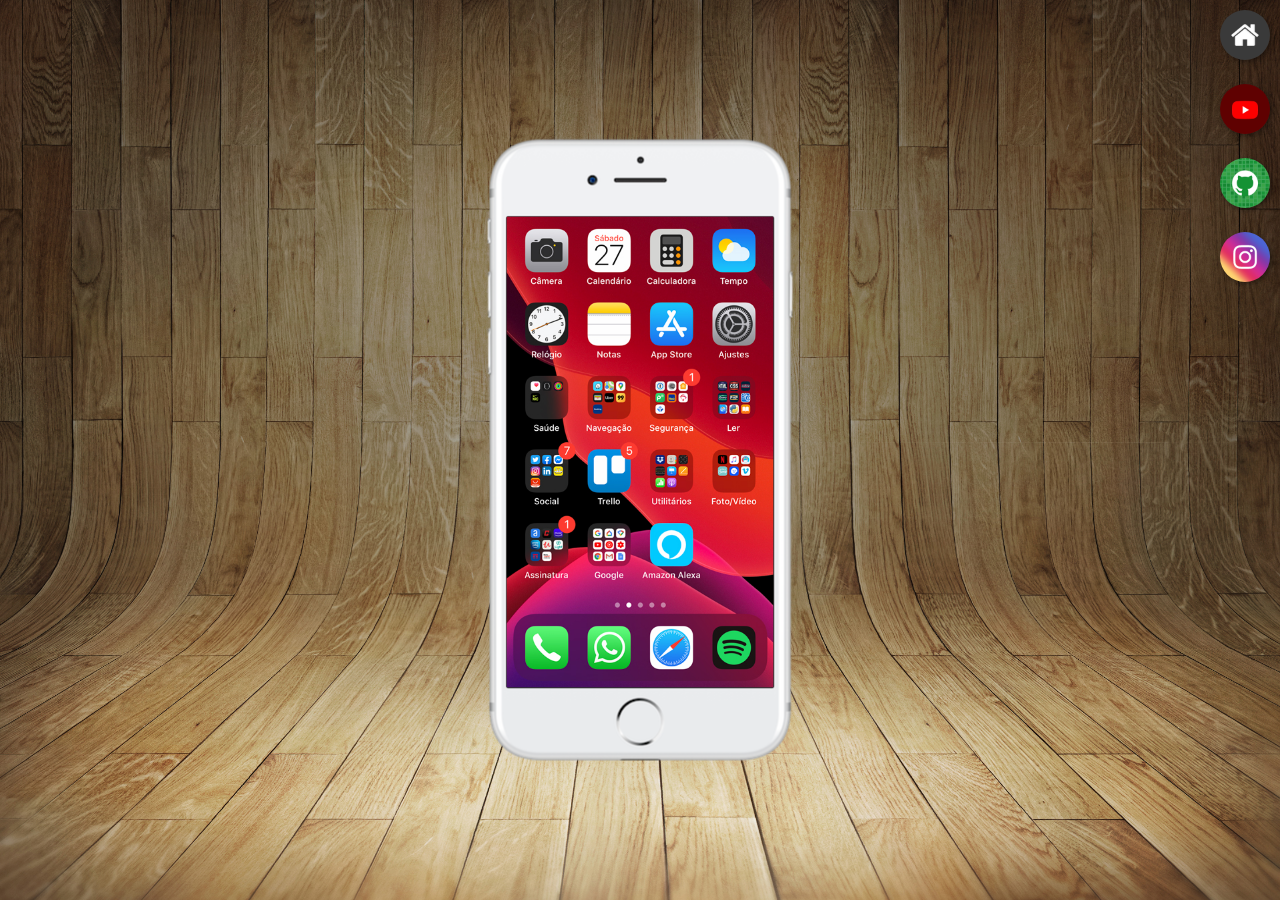
<file: index.html>
<!DOCTYPE html>
<html lang="pt-br">
<head>
    <meta charset="UTF-8">
    <meta name="viewport" content="width=device-width, initial-scale=1.0">
    <link rel="shortcut icon" href="imagens/favicon.ico" type="image/x-icon">
    <link rel="stylesheet" href="estilos/style.css">
    <title>Projetos Redes Sociais</title>
</head>
<body>

    <main>

        <section id="telefone">
            <iframe src="home.html" name="tela" id="tela" frameborder="0">Seu navegador não é compatível com isso.</iframe>
        </section>
        <section id="redes-sociais">
            <a href="home.html" target="tela"> <img src="imagens/logo-home.jpg" alt="Home"> </a>
            <br>
            <a href="youtube.html" target="tela"> <img src="imagens/logo-youtube.jpg" alt="YouTube"> </a>
            <br>
            <a href="github.html" target="tela"> <img src="imagens/logo-github.jpg" alt="GitHub"> </a>
            <br>
            <a href="instagram.html" target="tela"> <img src="imagens/logo-instagram.jpg" alt="Instagram"> </a>
            <br>
            
            
        </section>

    </main>
    
</body>
</html>
</file>
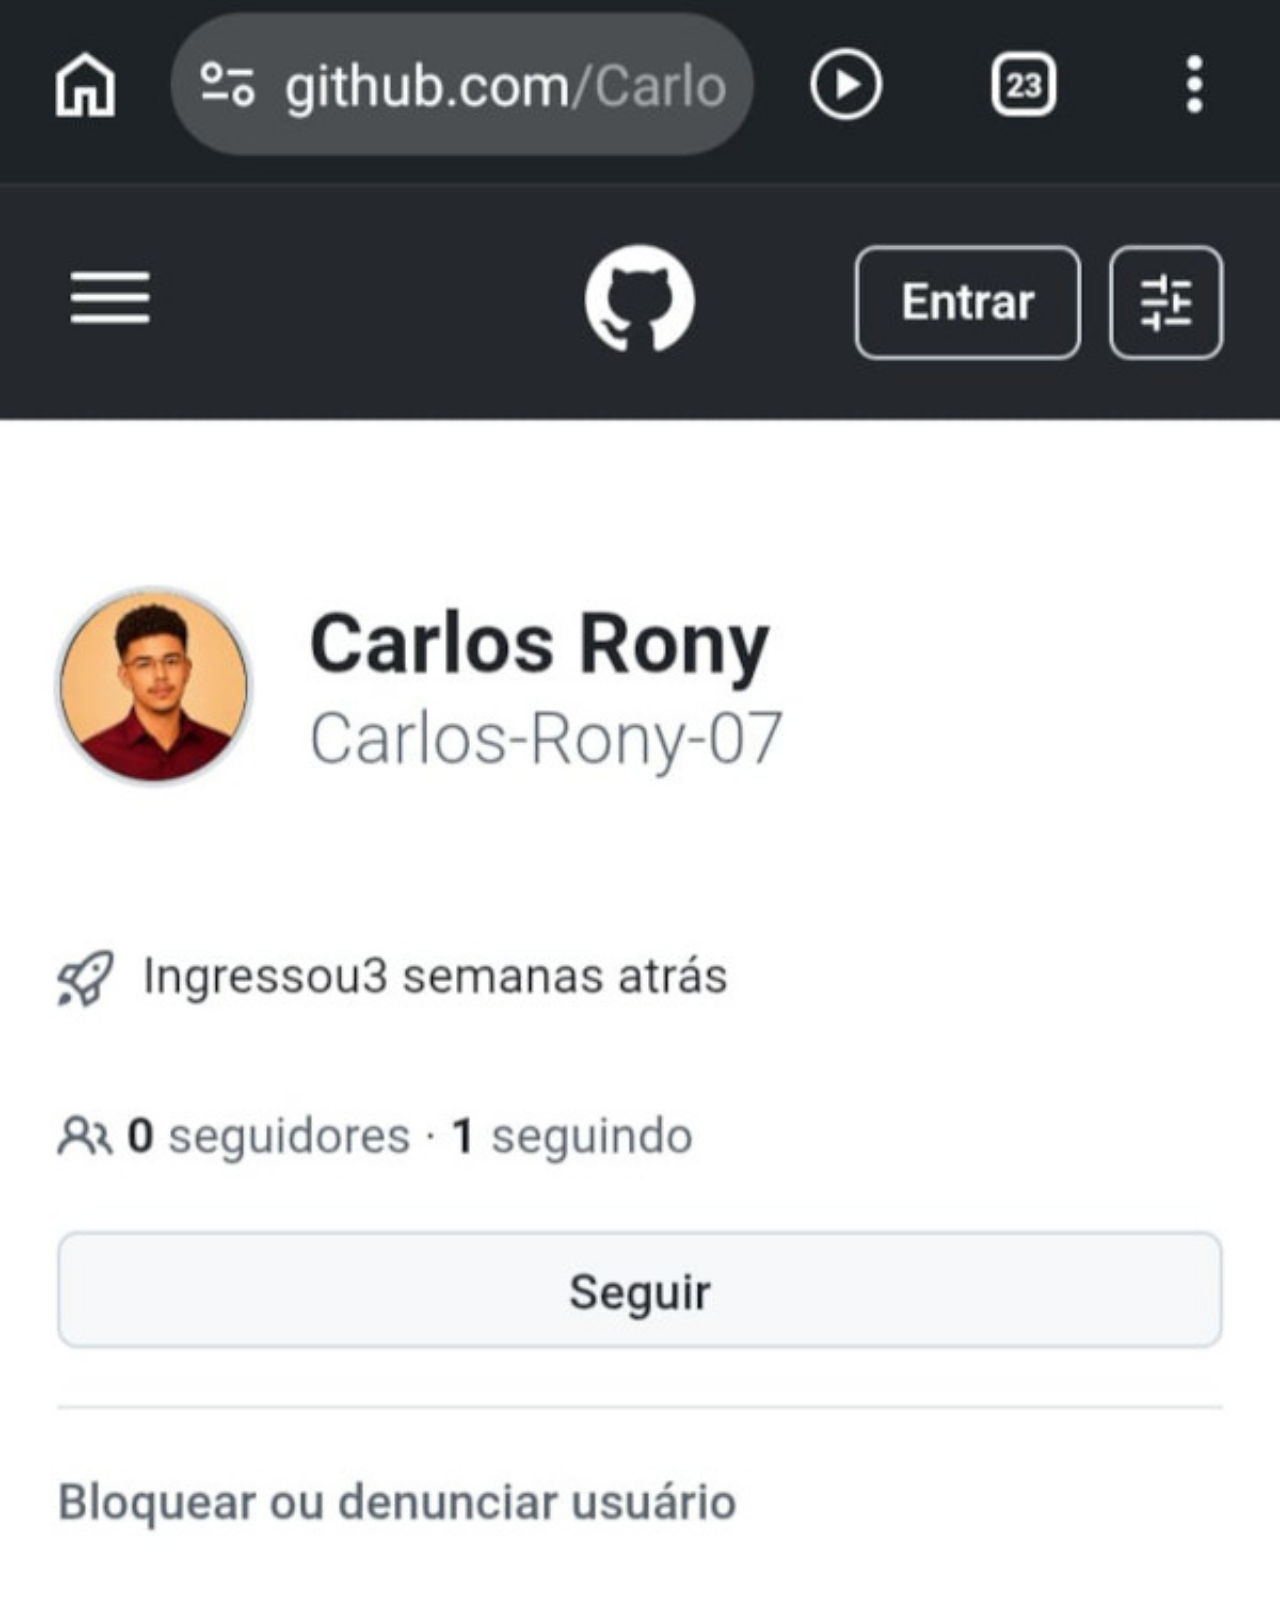
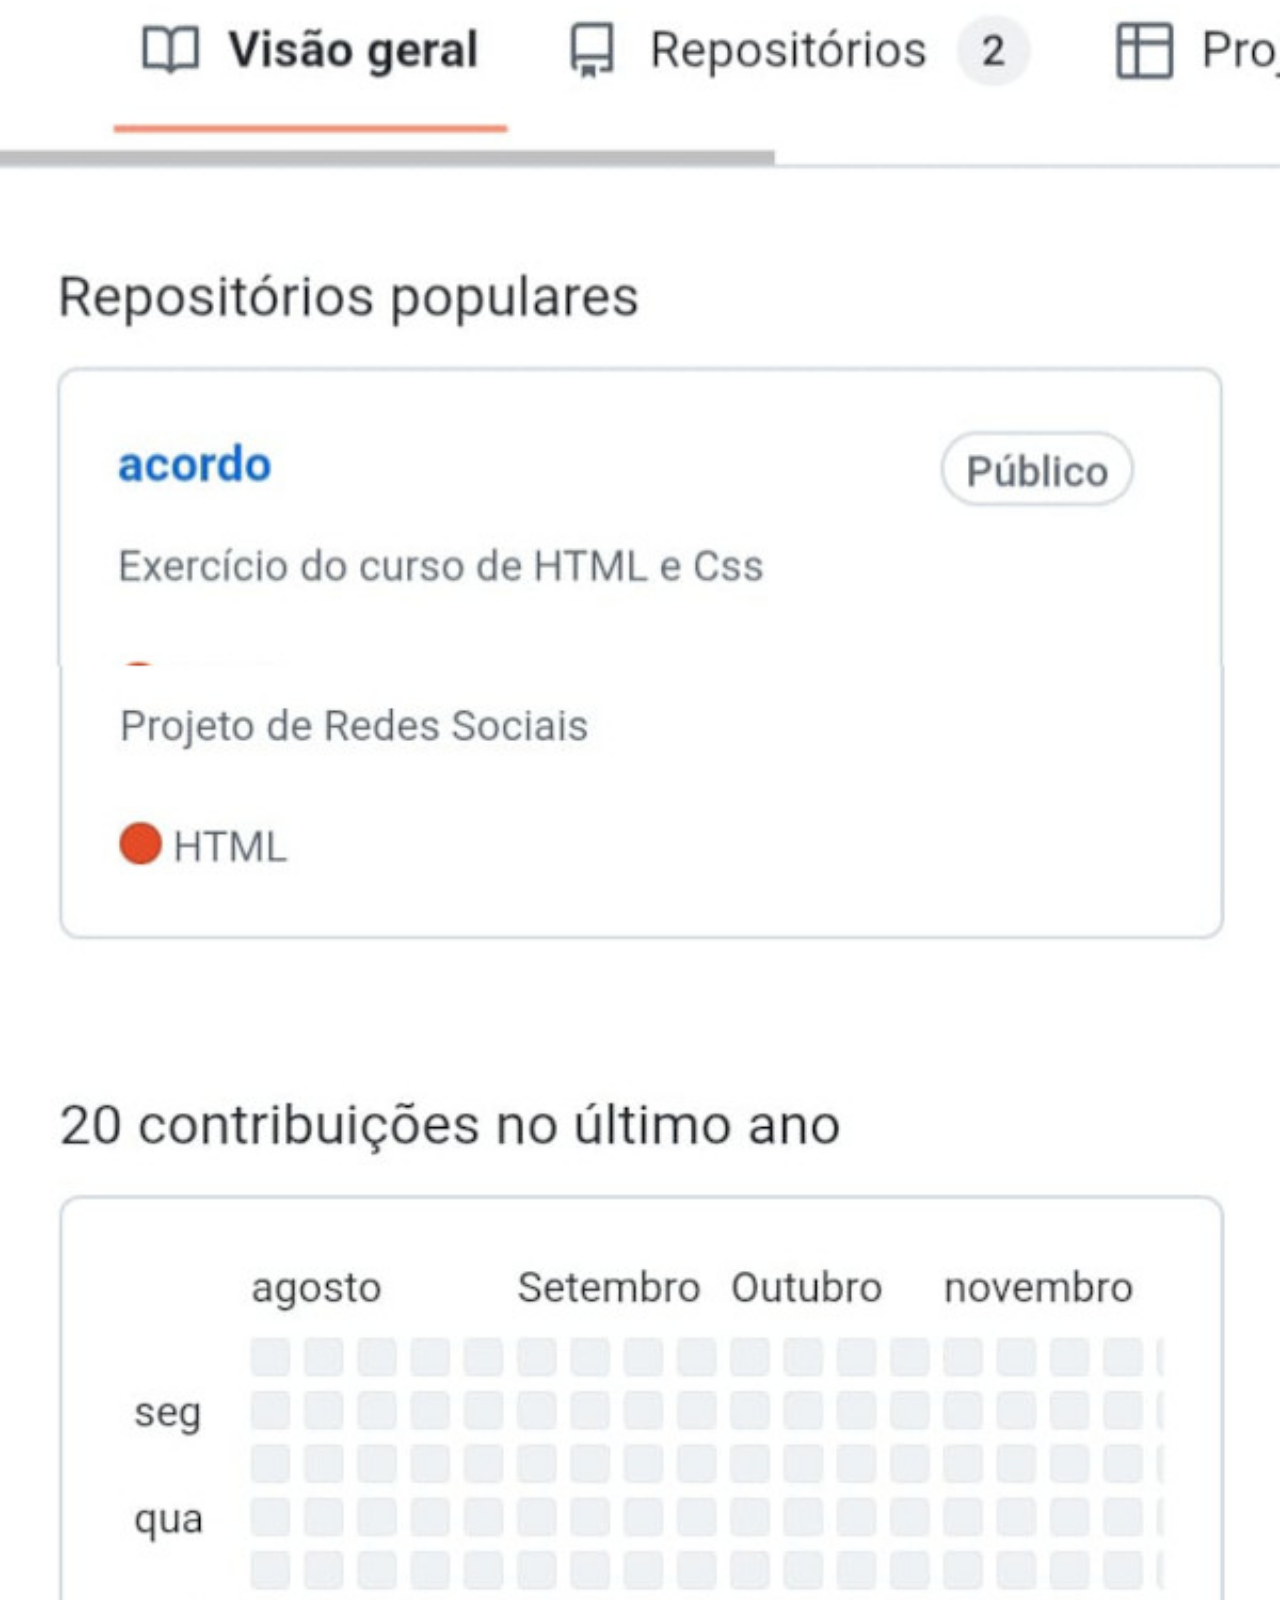
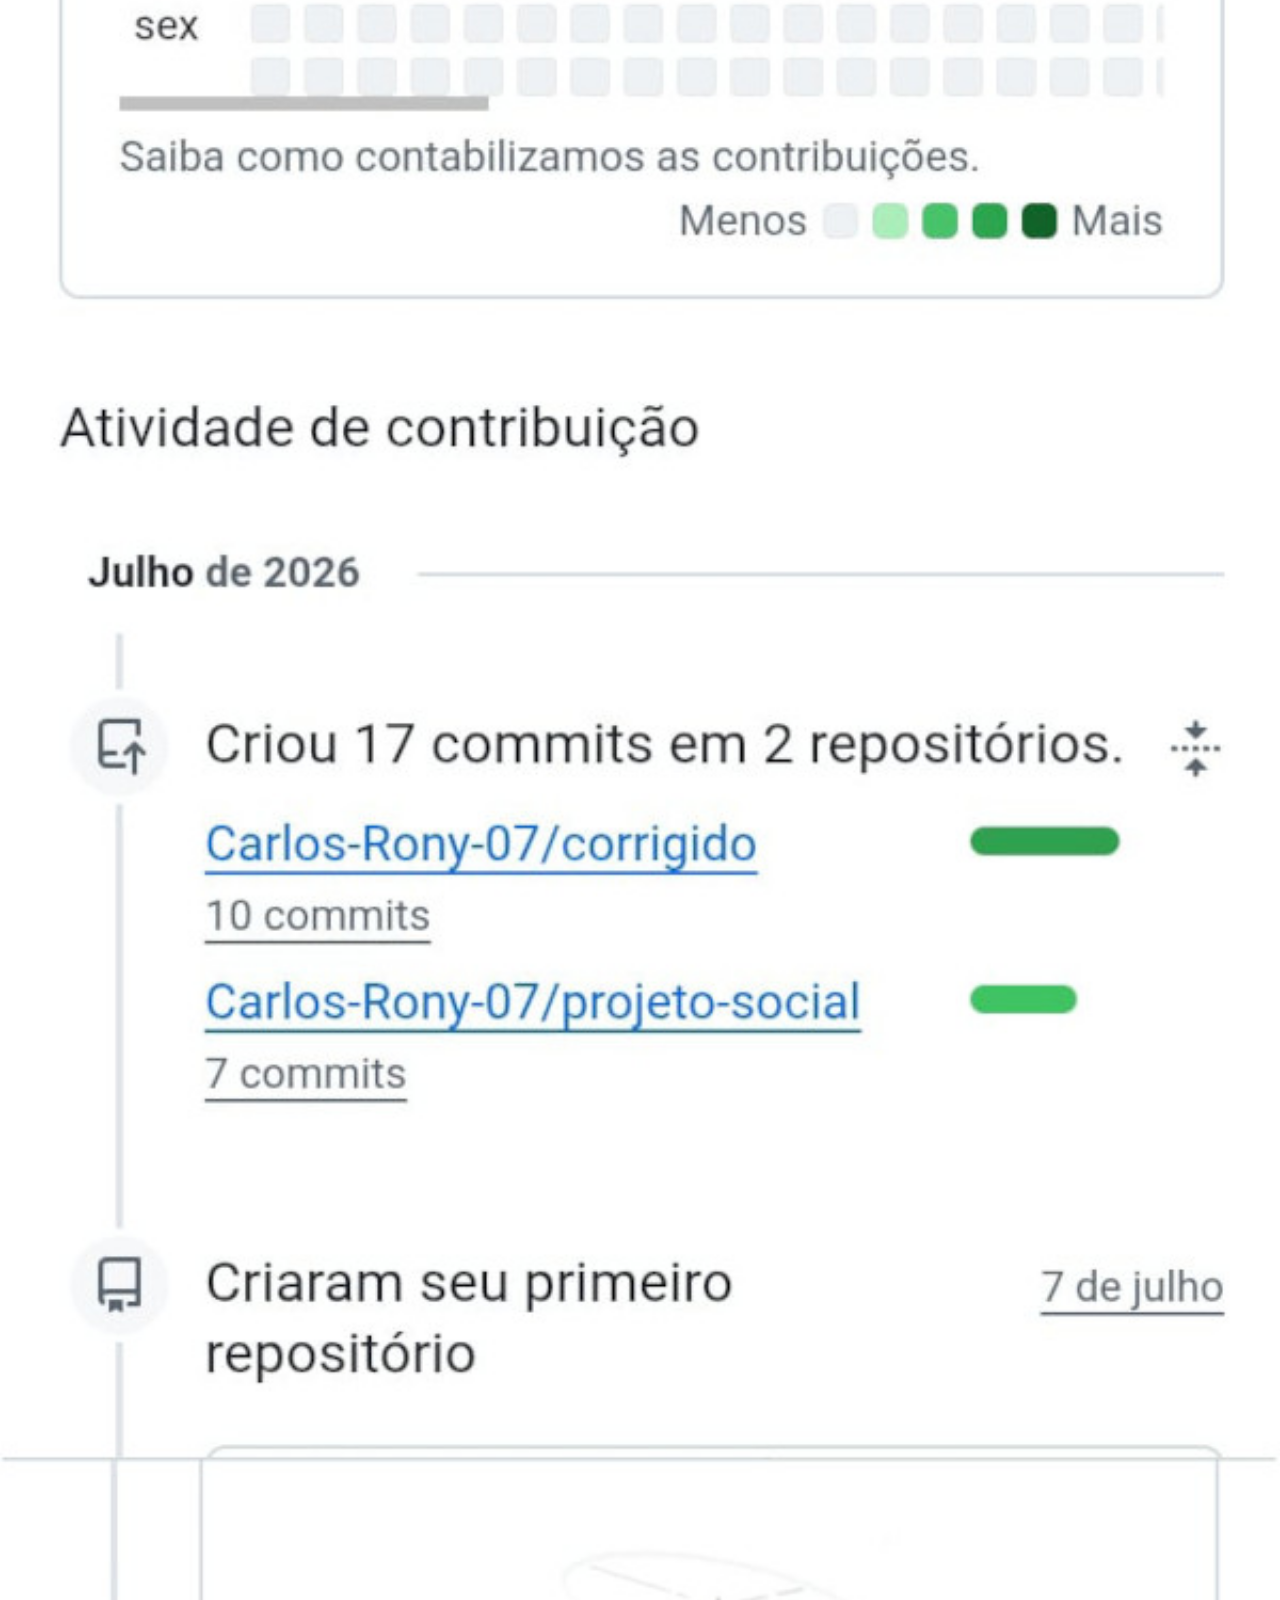
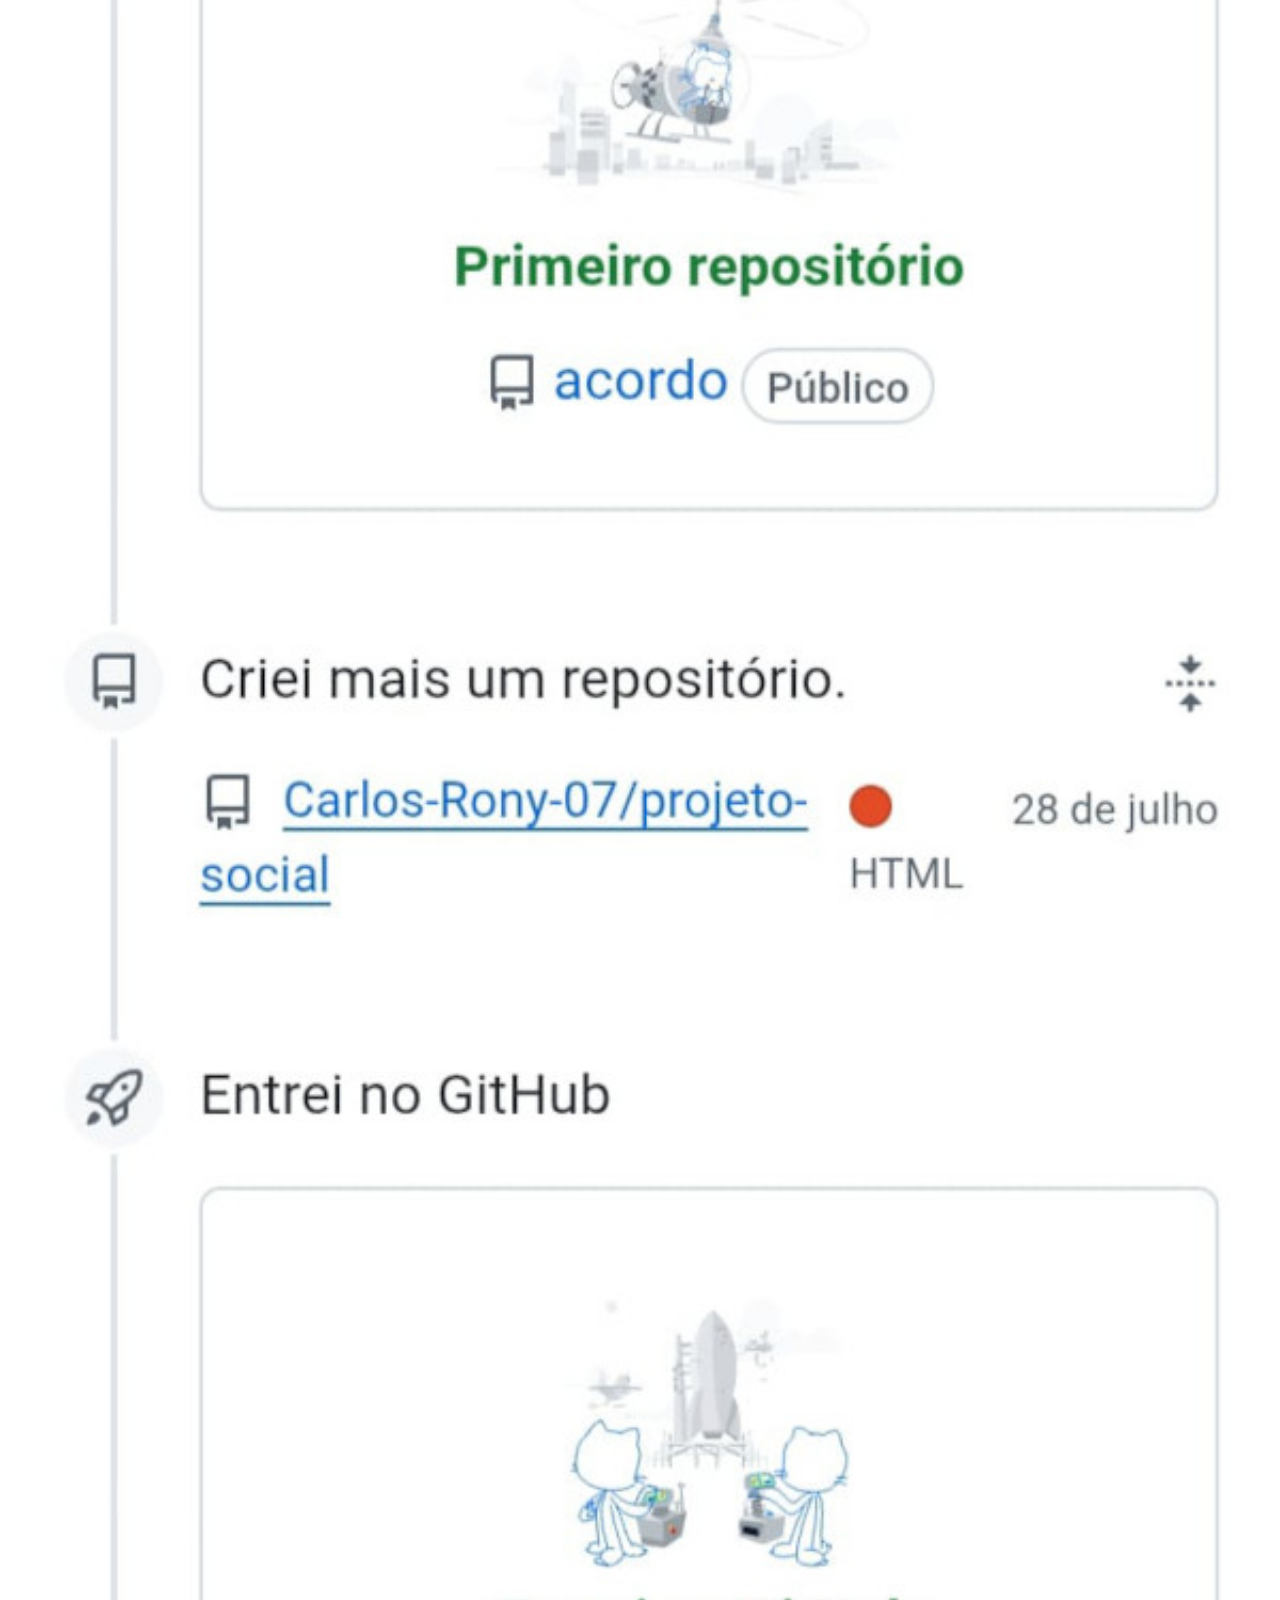
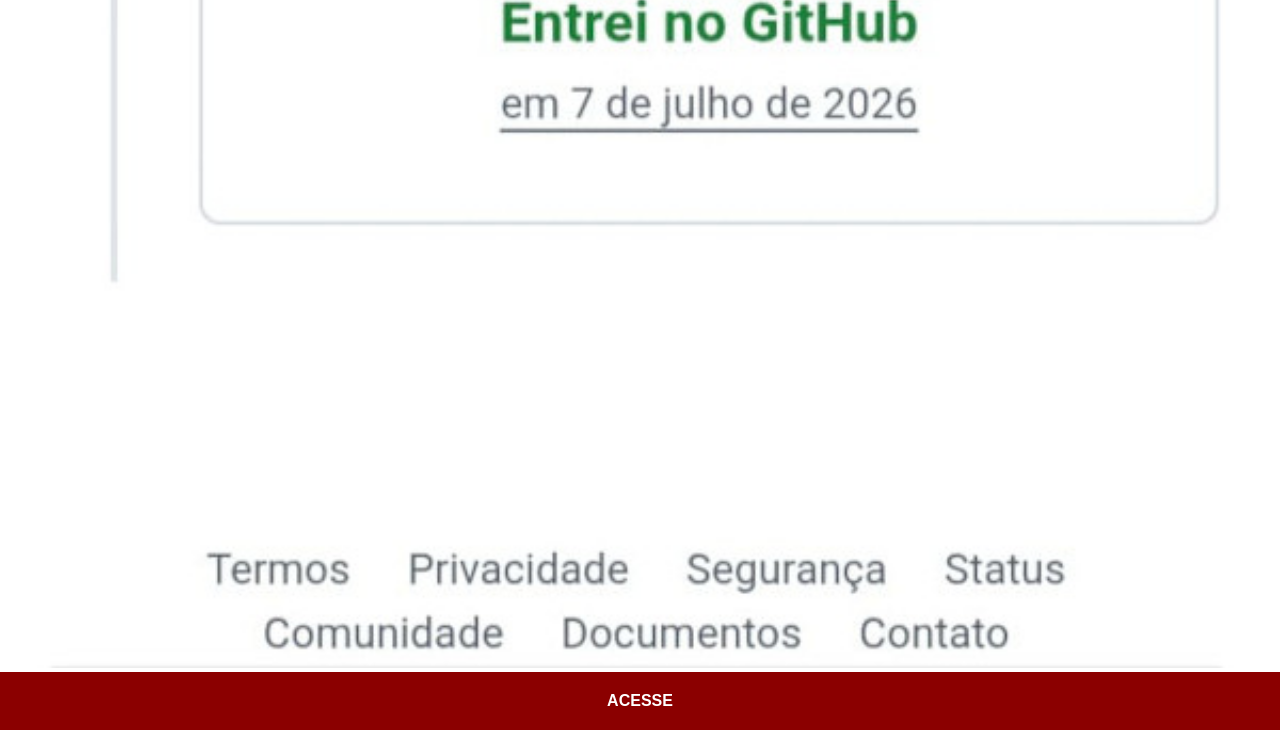
<file: github.html>
<!DOCTYPE html>
<html lang="pt-br">
<head>
    <meta charset="UTF-8">
    <meta name="viewport" content="width=device-width, initial-scale=1.0">
    <title>GitHub</title>
    <link rel="stylesheet" href="estilos/social.css">
</head>
<body>

    <img src="imagens/tela-github.jpg" alt="GitHub">
    <a href="https://github.com/Carlos-Rony-07" target="_blank">ACESSE</a>
    
</body>
</html>
</file>
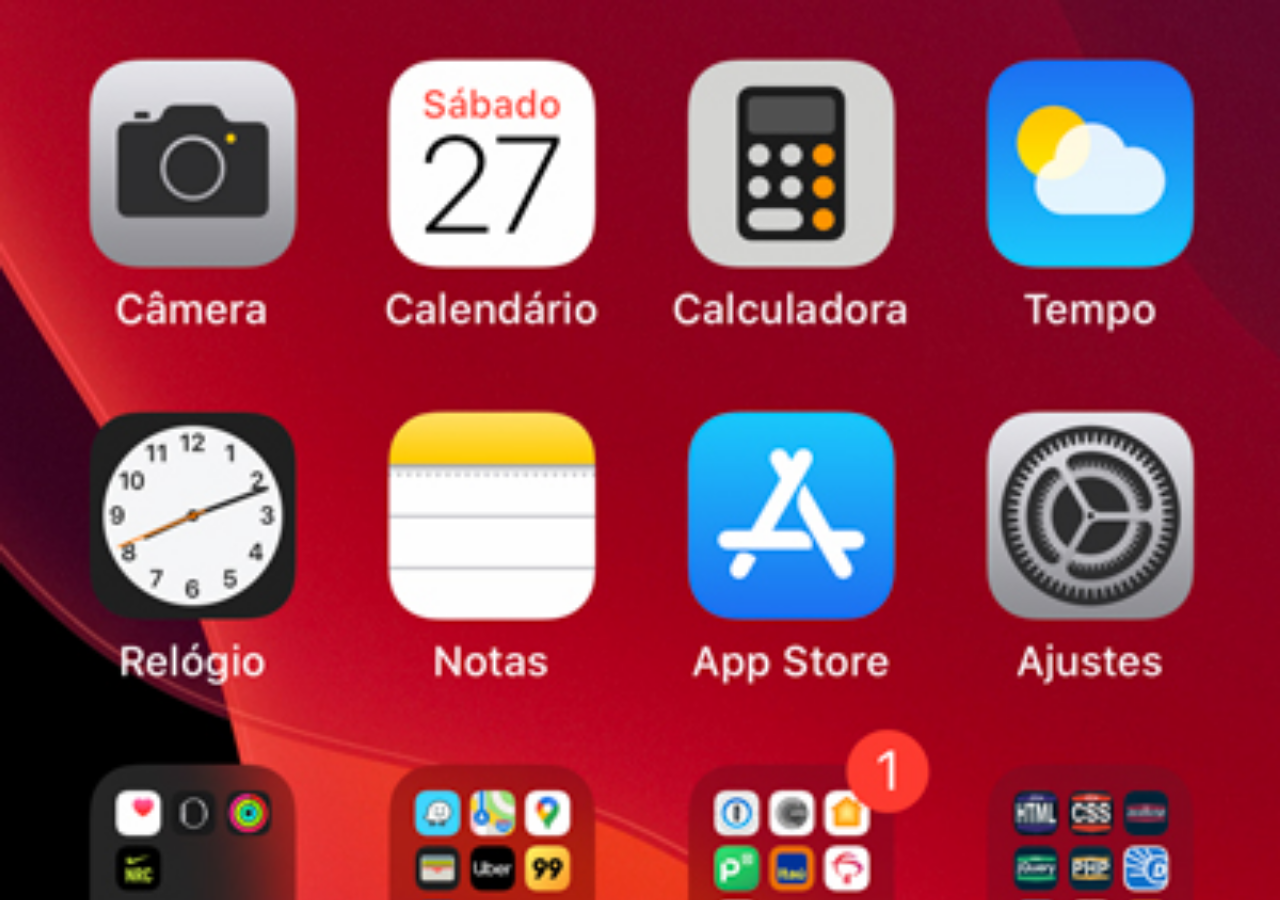
<file: home.html>
<!DOCTYPE html>
<html lang="pt-br">
<head>
    <meta charset="UTF-8">
    <meta name="viewport" content="width=device-width, initial-scale=1.0">
    <title>Home</title>
    <style>

        * {
            margin: 0px;
            padding: 0px;
        }

        body {
            height: 100vh;
            width: 100vw;
            background: black url('imagens/tela-home.jpg') no-repeat top center;
            background-size: cover;
        }

    </style>
</head>
<body>
    
</body>
</html>
</file>
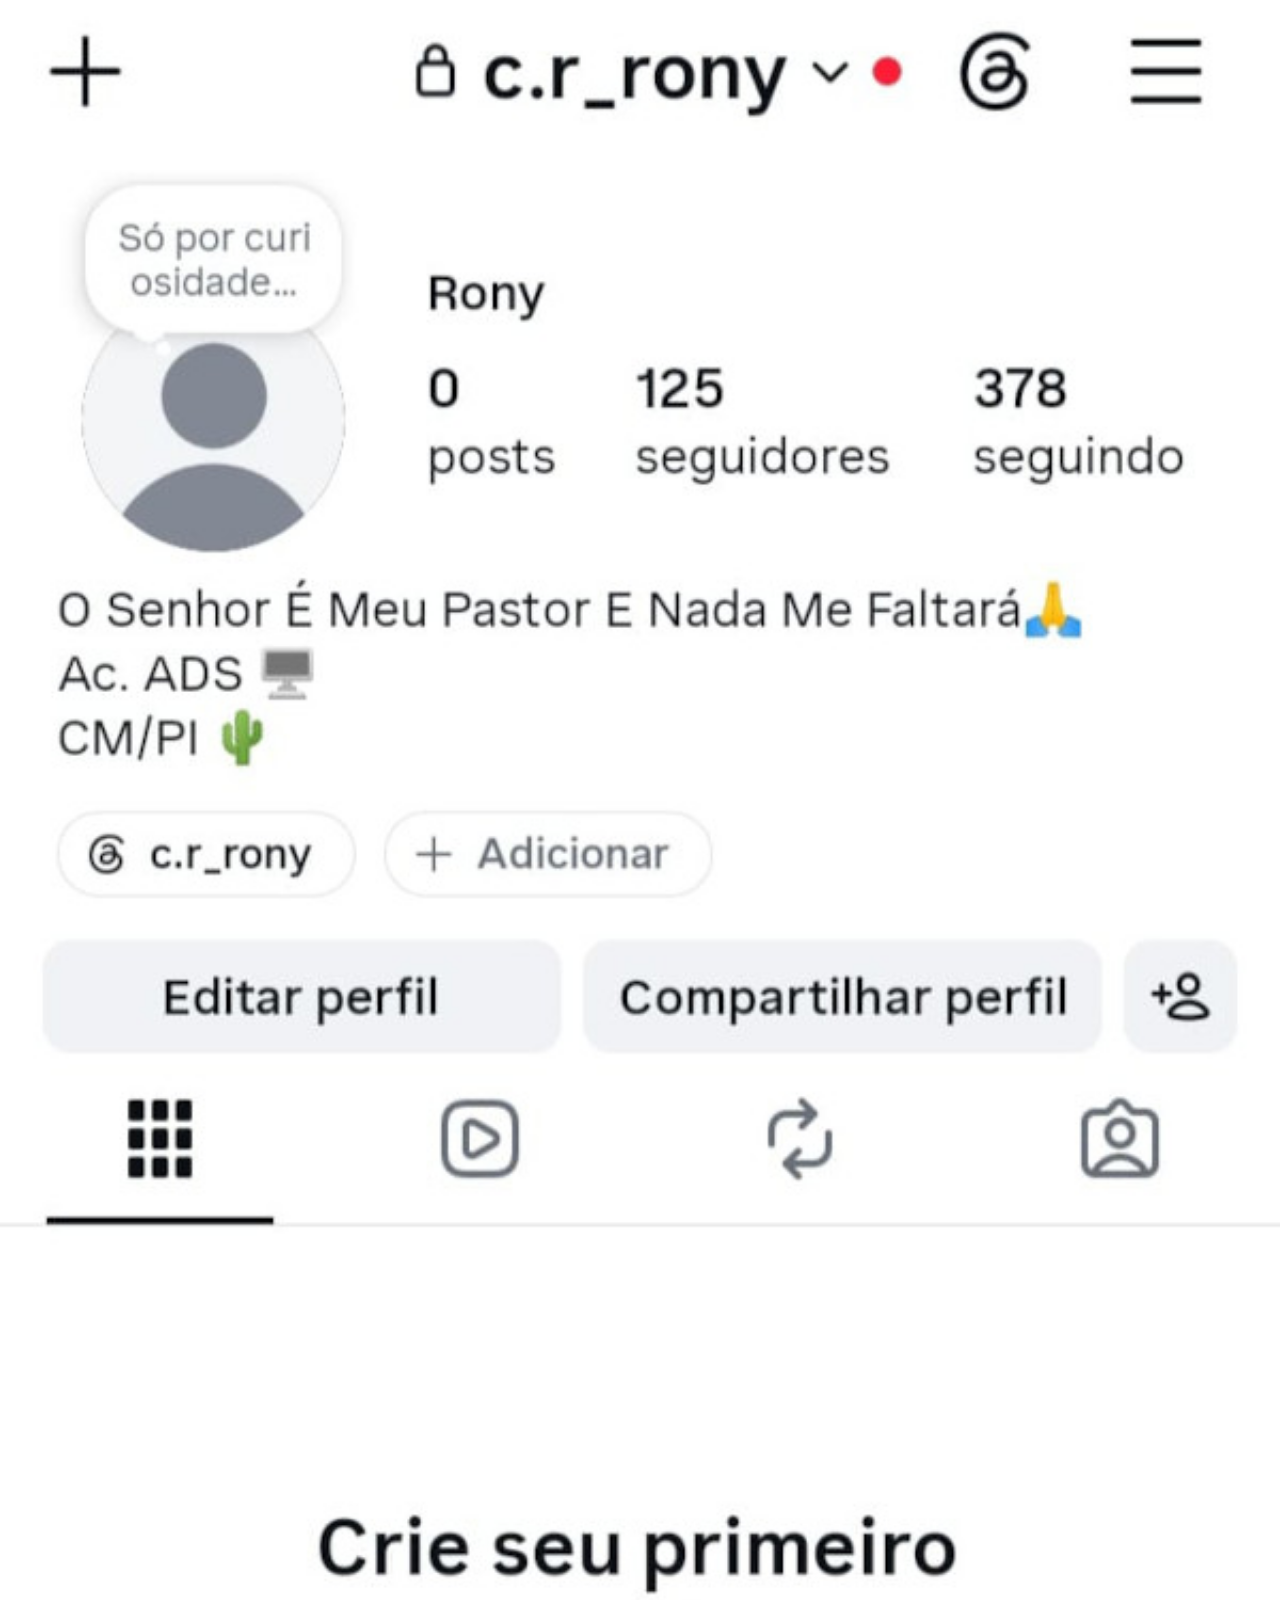
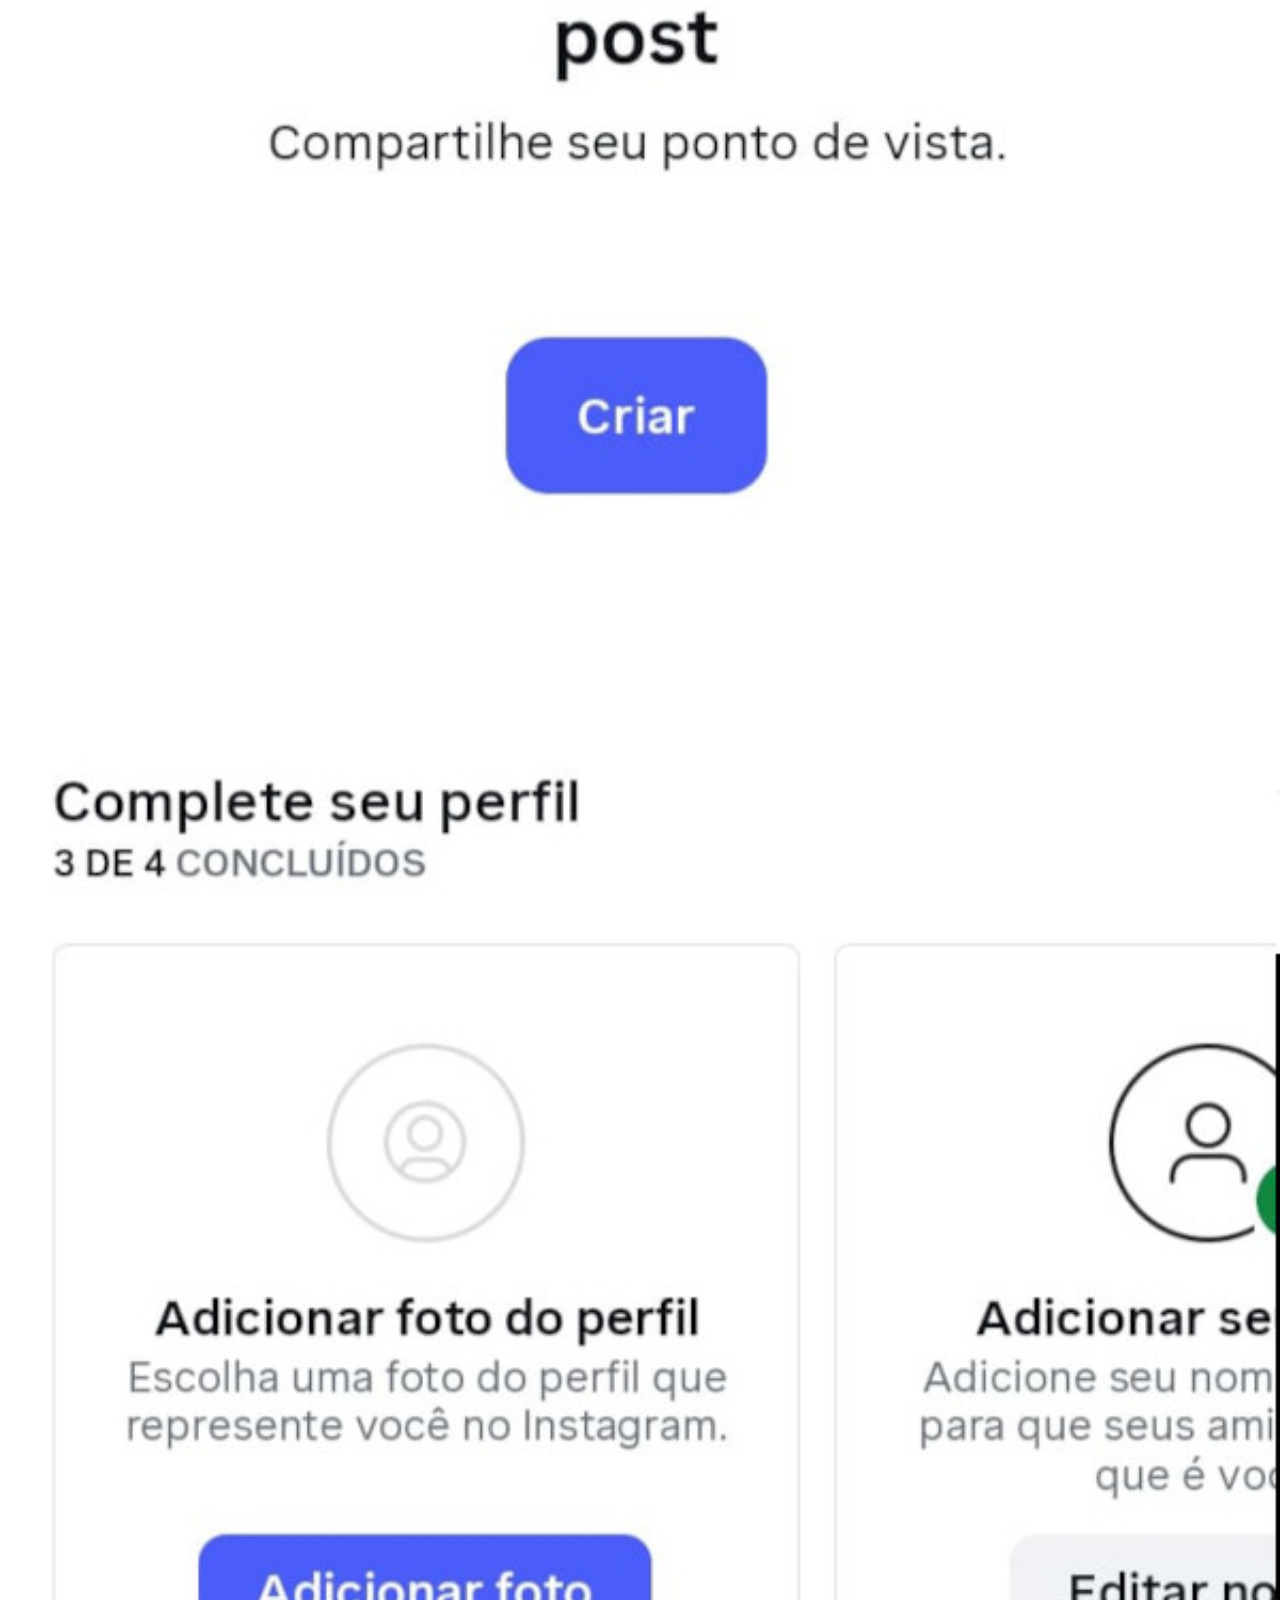
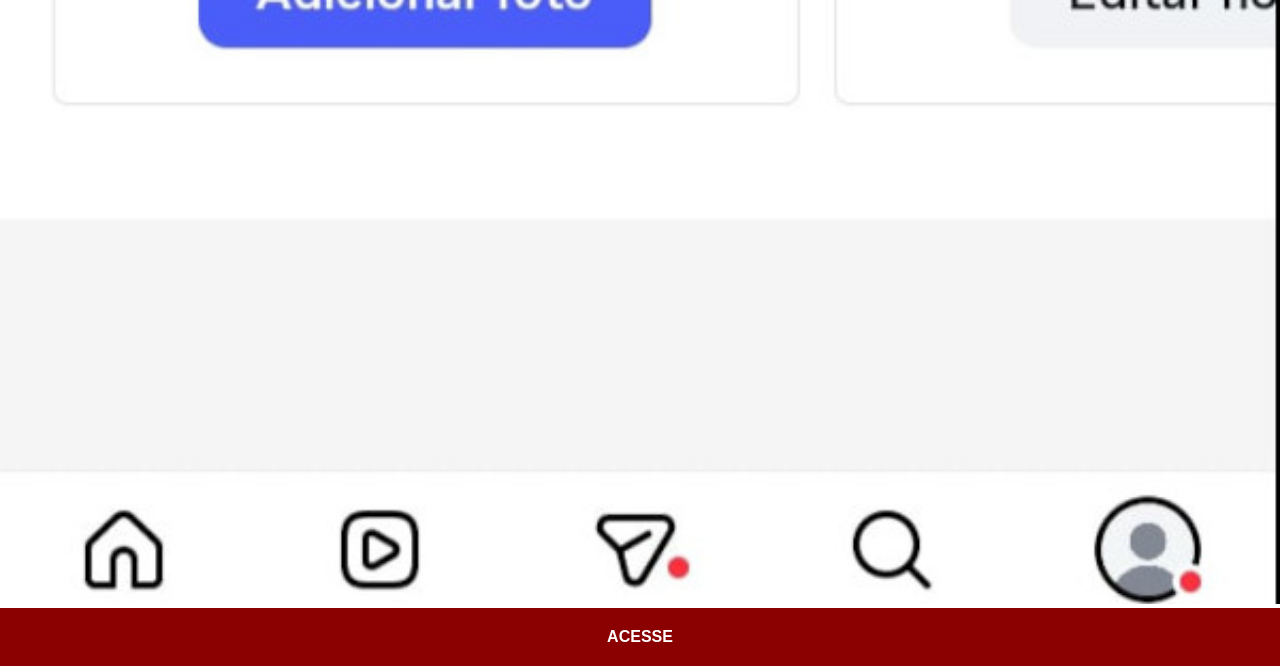
<file: instagram.html>
<!DOCTYPE html>
<html lang="pt-br">
<head>
    <meta charset="UTF-8">
    <meta name="viewport" content="width=device-width, initial-scale=1.0">
    <title>Instagram</title>
    <link rel="stylesheet" href="estilos/social.css">
</head>
<body>

    <img src="imagens/tela-instagram.jpg" alt="Instagram">
    <a href="https://www.instagram.com/c.r_rony" target="_blank">ACESSE</a>
    
</body>
</html>
</file>
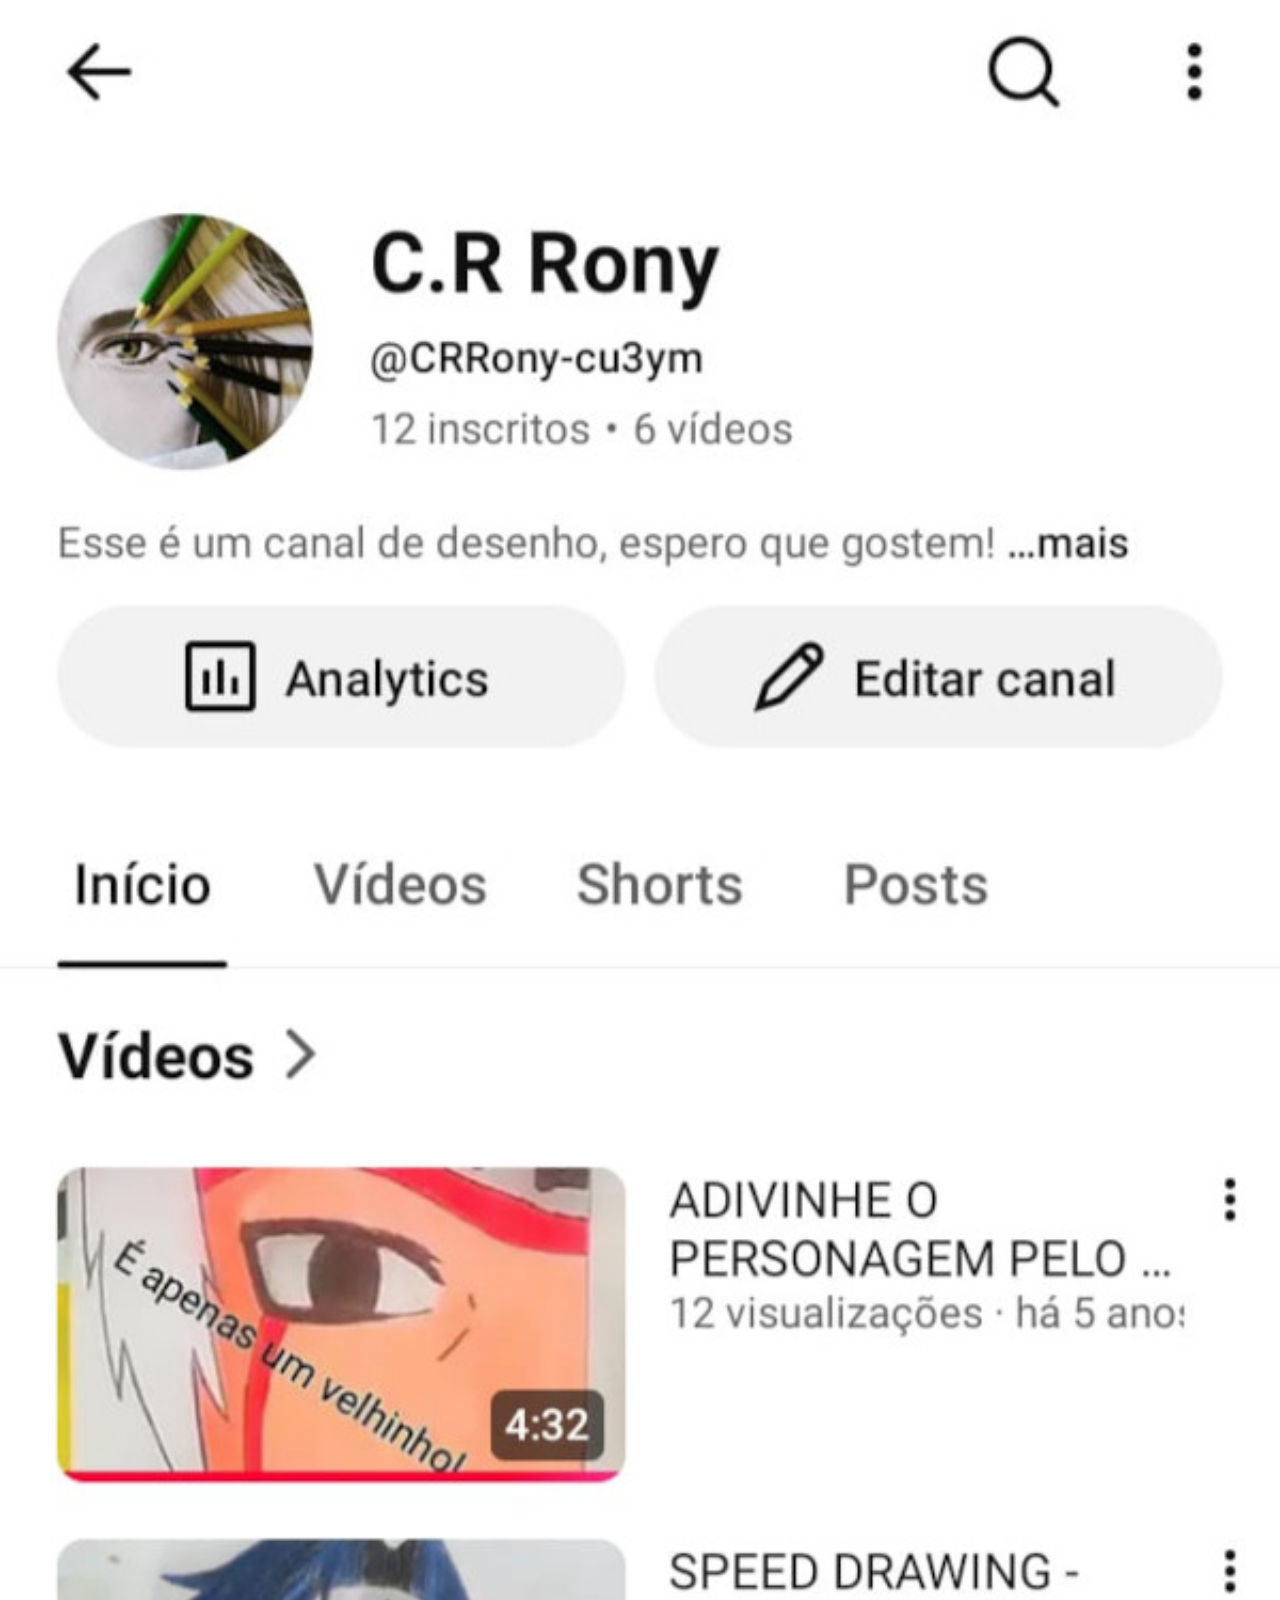
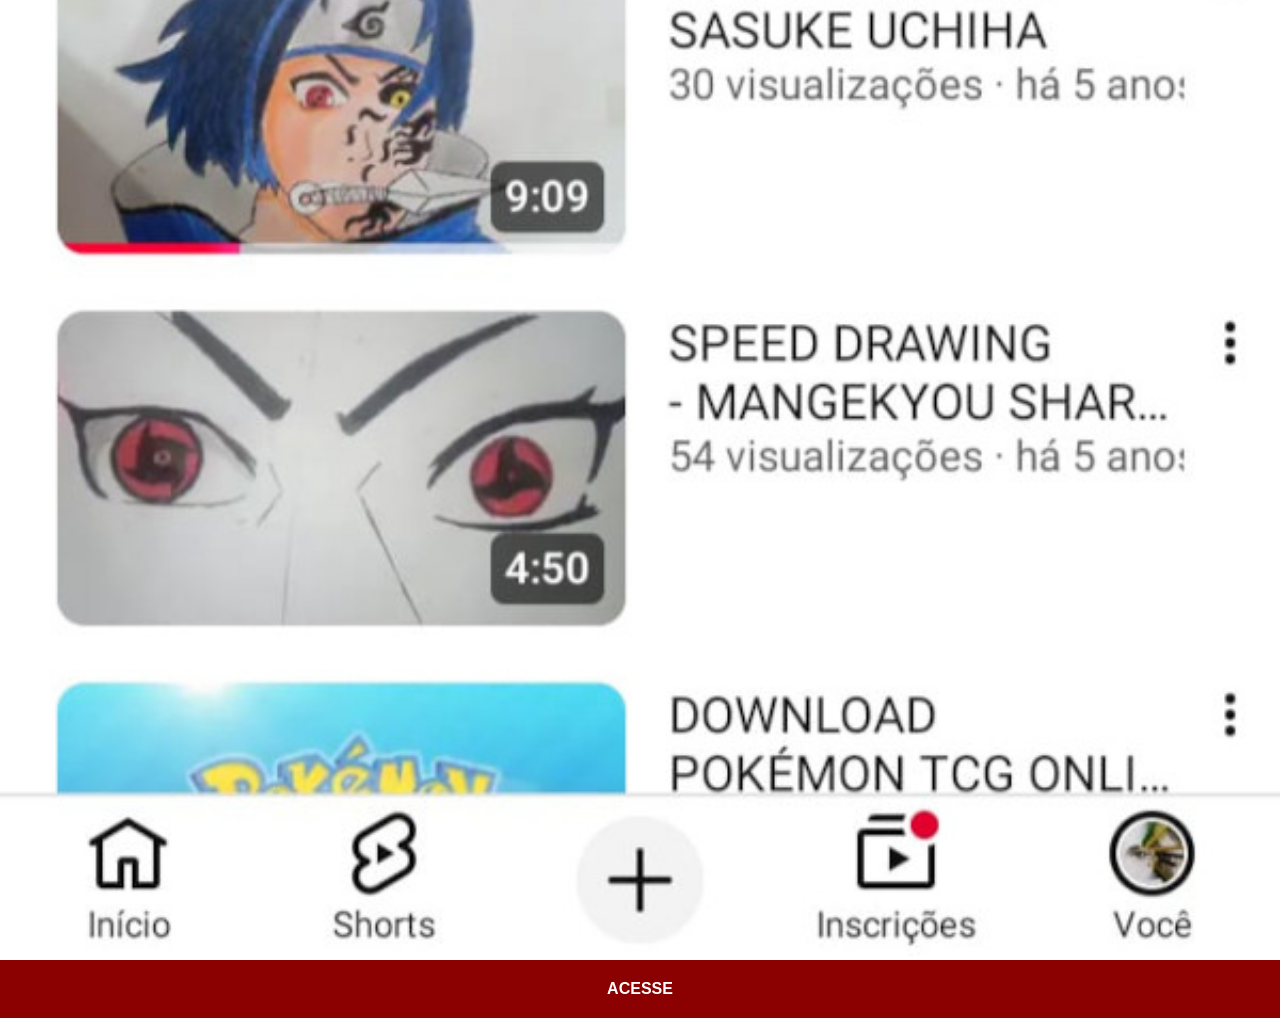
<file: youtube.html>
<!DOCTYPE html>
<html lang="pt-br">
<head>
    <meta charset="UTF-8">
    <meta name="viewport" content="width=device-width, initial-scale=1.0">
    <title>YouTube</title>
    <link rel="stylesheet" href="estilos/social.css">
</head>
<body>

    <img src="imagens/tela-youtube.jpg" alt="YouTube">
    <a href="https://www.youtube.com/@CRRony-cu3ym" target="_blank">ACESSE</a>
    
</body>
</html>
</file>
<file: estilos/style.css>
@charset "UTF-8";

* {
    margin: 0px;
    padding: 0px;
    font-family: Arial, Helvetica, sans-serif;
}

html, body {
    height: 100vh;
    width: 100vw;
    background-color: black;
}

body {
    background: url('../imagens/fundo-madeira.jpg') no-repeat top center;
    background-size: cover;
    background-attachment: fixed;
}

main {
    position: relative;
    height: 100vh;
}

section#telefone {
    position: absolute;
    top: 50%;
    left: 50%;
    transform: translate(-50%, -50%);

    height: 627px;
    width: 311px;
    background: url('../imagens/frame-iphone.png') no-repeat;
}

iframe#tela {
    position: relative;
    top: 80px;
    left: 22px;
    height: 471px;
    width: 267px;
}

section#redes-sociais {
    text-align: right;
}

section#redes-sociais img {
    width: 50px;
    margin: 10px;
    border-radius: 50%;
    box-shadow: 2px 2px 5px rgba(0, 0, 0, 0.400);
    box-sizing: border-box;
}

section#redes-sociais img:hover {
    border: 2px solid rgba(255, 255, 255, 0.637);
    transform: translate(-3px, -3px);
    box-shadow: 5px 5px 10px rgba(0, 0, 0, 0.623);
    transition: transform 0.3s, border 1s;
}
</file>
<file: estilos/social.css>
@charset "UTF-8";

* {
    margin: 0px;
    padding: 0px;
    font-family: Arial, Helvetica, sans-serif;
}

::-webkit-scrollbar {
    width: 0px;
    height: 0px;
}

img {
    width: 100vw;
}

a {
    display: block;
    background-color: darkred;
    color: white;
    padding: 20px;
    text-align: center;
    font-weight: bolder;
    text-decoration: none;
}

a:hover {
    background-color: red;
}
</file>
